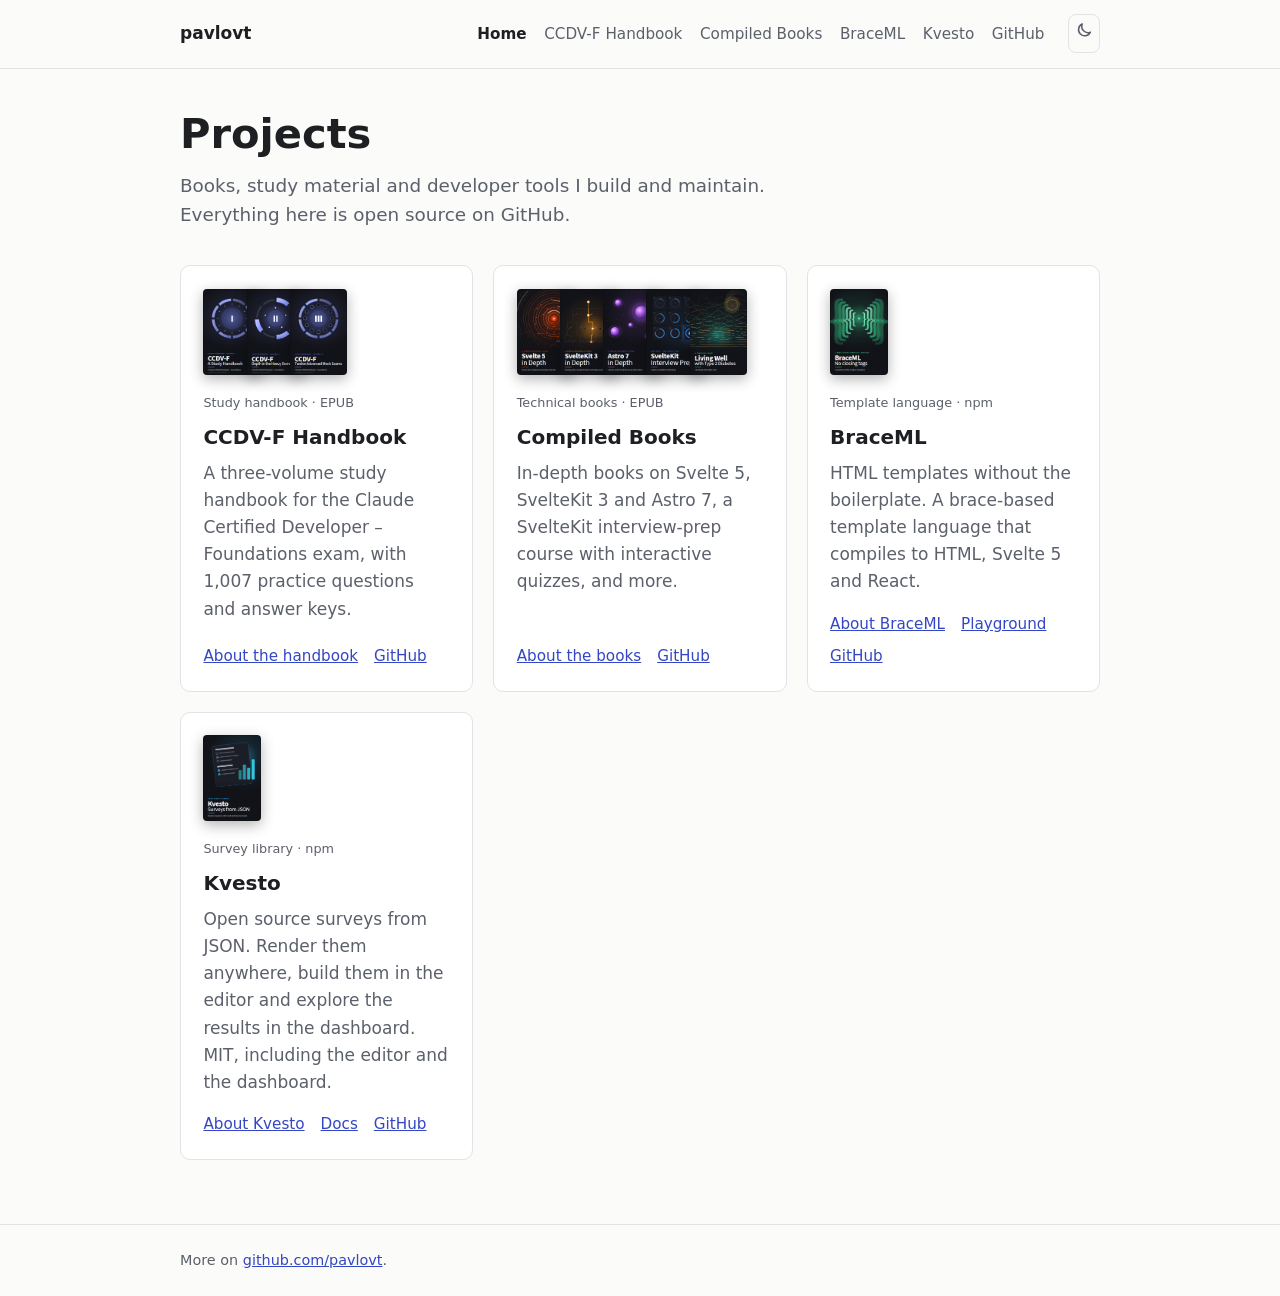
<file: index.html>
<!doctype html>
<html lang="en">
<head>
<meta charset="utf-8">
<meta name="viewport" content="width=device-width, initial-scale=1">
<meta name="color-scheme" content="light dark">
<script>try { document.querySelector('meta[name="color-scheme"]').content = localStorage.getItem('color-scheme') ?? 'light dark'; } catch {}</script>
<title>pavlovt · Projects</title>
<meta name="description" content="Projects by pavlovt: the CCDV-F study handbook, compiled technical books on Svelte, SvelteKit and Astro, the BraceML template language, and the Kvesto survey library.">
<link rel="stylesheet" href="style.css?v=7">
<script src="theme.js" defer></script>
</head>
<body>
<header class="site-header">
  <div class="wrap">
    <a class="brand" href="./">pavlovt</a>
    <nav>
      <a href="./" aria-current="page">Home</a>
      <a href="projects/ccdv-f-handbook/">CCDV-F Handbook</a>
      <a href="projects/compiled-books/">Compiled Books</a>
      <a href="projects/braceml/">BraceML</a>
      <a href="projects/kvesto/">Kvesto</a>
      <a href="https://github.com/pavlovt">GitHub</a>
    </nav>
    <button type="button" class="theme-toggle" id="theme-toggle">
      <span class="to-dark"><svg viewBox="0 0 24 24" aria-hidden="true"><path d="M20 14.5A8 8 0 0 1 9.5 4a8 8 0 1 0 10.5 10.5Z"/></svg><span class="visually-hidden">Switch to dark theme</span></span>
      <span class="to-light"><svg viewBox="0 0 24 24" aria-hidden="true"><circle cx="12" cy="12" r="4"/><path d="M12 2v2M12 20v2M4.9 4.9l1.4 1.4M17.7 17.7l1.4 1.4M2 12h2M20 12h2M4.9 19.1l1.4-1.4M17.7 6.3l1.4-1.4"/></svg><span class="visually-hidden">Switch to light theme</span></span>
    </button>
  </div>
</header>

<main class="wrap">
  <h1>Projects</h1>
  <p class="lead">Books, study material and developer tools I build and maintain. Everything here is open source on GitHub.</p>

  <div class="cards">
    <article class="card">
      <a class="covers" href="projects/ccdv-f-handbook/" tabindex="-1" aria-hidden="true"><img src="covers/ccdv-f-vol1.png?v=2" width="300" height="450" alt=""><img src="covers/ccdv-f-vol2.png?v=2" width="300" height="450" alt=""><img src="covers/ccdv-f-vol3.png?v=2" width="300" height="450" alt=""></a>
      <span class="tag">Study handbook · EPUB</span>
      <h2>CCDV-F Handbook</h2>
      <p>A three-volume study handbook for the Claude Certified Developer – Foundations exam, with 1,007 practice questions and answer keys.</p>
      <div class="links">
        <a href="projects/ccdv-f-handbook/">About the handbook</a>
        <a href="https://github.com/pavlovt/ccdv-f-handbook">GitHub</a>
      </div>
    </article>

    <article class="card">
      <a class="covers" href="projects/compiled-books/" tabindex="-1" aria-hidden="true"><img src="covers/svelte-5-in-depth.png?v=2" width="300" height="450" alt=""><img src="covers/sveltekit-3-in-depth.png?v=2" width="300" height="450" alt=""><img src="covers/astro-7-in-depth.png?v=2" width="300" height="450" alt=""><img src="covers/sveltekit-interview-prep.png?v=2" width="300" height="450" alt=""><img src="covers/living-well-with-type-2-diabetes.png?v=2" width="300" height="450" alt=""></a>
      <span class="tag">Technical books · EPUB</span>
      <h2>Compiled Books</h2>
      <p>In-depth books on Svelte 5, SvelteKit 3 and Astro 7, a SvelteKit interview-prep course with interactive quizzes, and more.</p>
      <div class="links">
        <a href="projects/compiled-books/">About the books</a>
        <a href="https://github.com/pavlovt/compiled-books">GitHub</a>
      </div>
    </article>

    <article class="card">
      <a class="covers" href="projects/braceml/" tabindex="-1" aria-hidden="true"><img src="covers/braceml.png?v=2" width="300" height="450" alt=""></a>
      <span class="tag">Template language · npm</span>
      <h2>BraceML</h2>
      <p>HTML templates without the boilerplate. A brace-based template language that compiles to HTML, Svelte 5 and React.</p>
      <div class="links">
        <a href="projects/braceml/">About BraceML</a>
        <a href="https://pavlovt.github.io/braceml/">Playground</a>
        <a href="https://github.com/pavlovt/braceml">GitHub</a>
      </div>
    </article>

    <article class="card">
      <a class="covers" href="projects/kvesto/" tabindex="-1" aria-hidden="true"><img src="covers/kvesto.png?v=1" width="300" height="450" alt=""></a>
      <span class="tag">Survey library · npm</span>
      <h2>Kvesto</h2>
      <p>Open source surveys from JSON. Render them anywhere, build them in the editor and explore the results in the dashboard. MIT, including the editor and the dashboard.</p>
      <div class="links">
        <a href="projects/kvesto/">About Kvesto</a>
        <a href="https://pavlovt.github.io/kvesto/">Docs</a>
        <a href="https://github.com/pavlovt/kvesto">GitHub</a>
      </div>
    </article>
  </div>
</main>

<footer class="site-footer">
  <div class="wrap">More on <a href="https://github.com/pavlovt">github.com/pavlovt</a>.</div>
</footer>
</body>
</html>
</file>
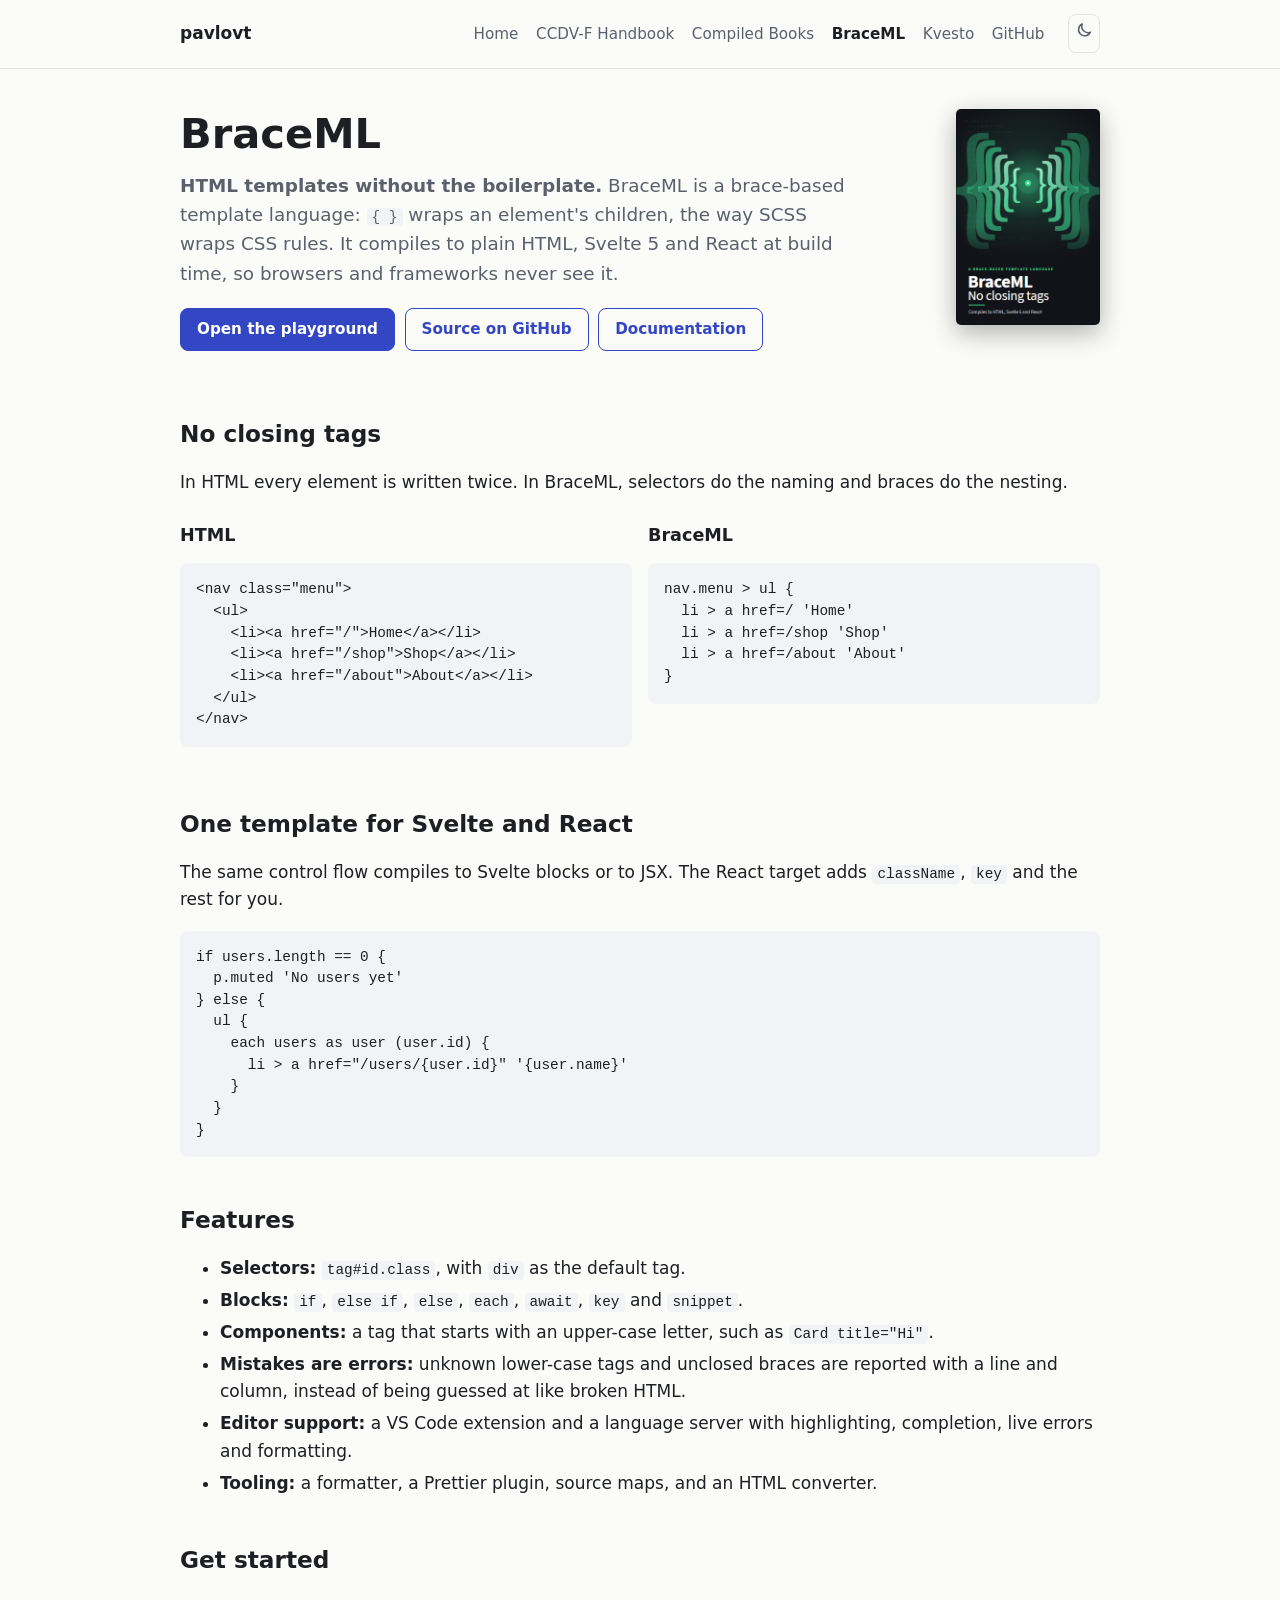
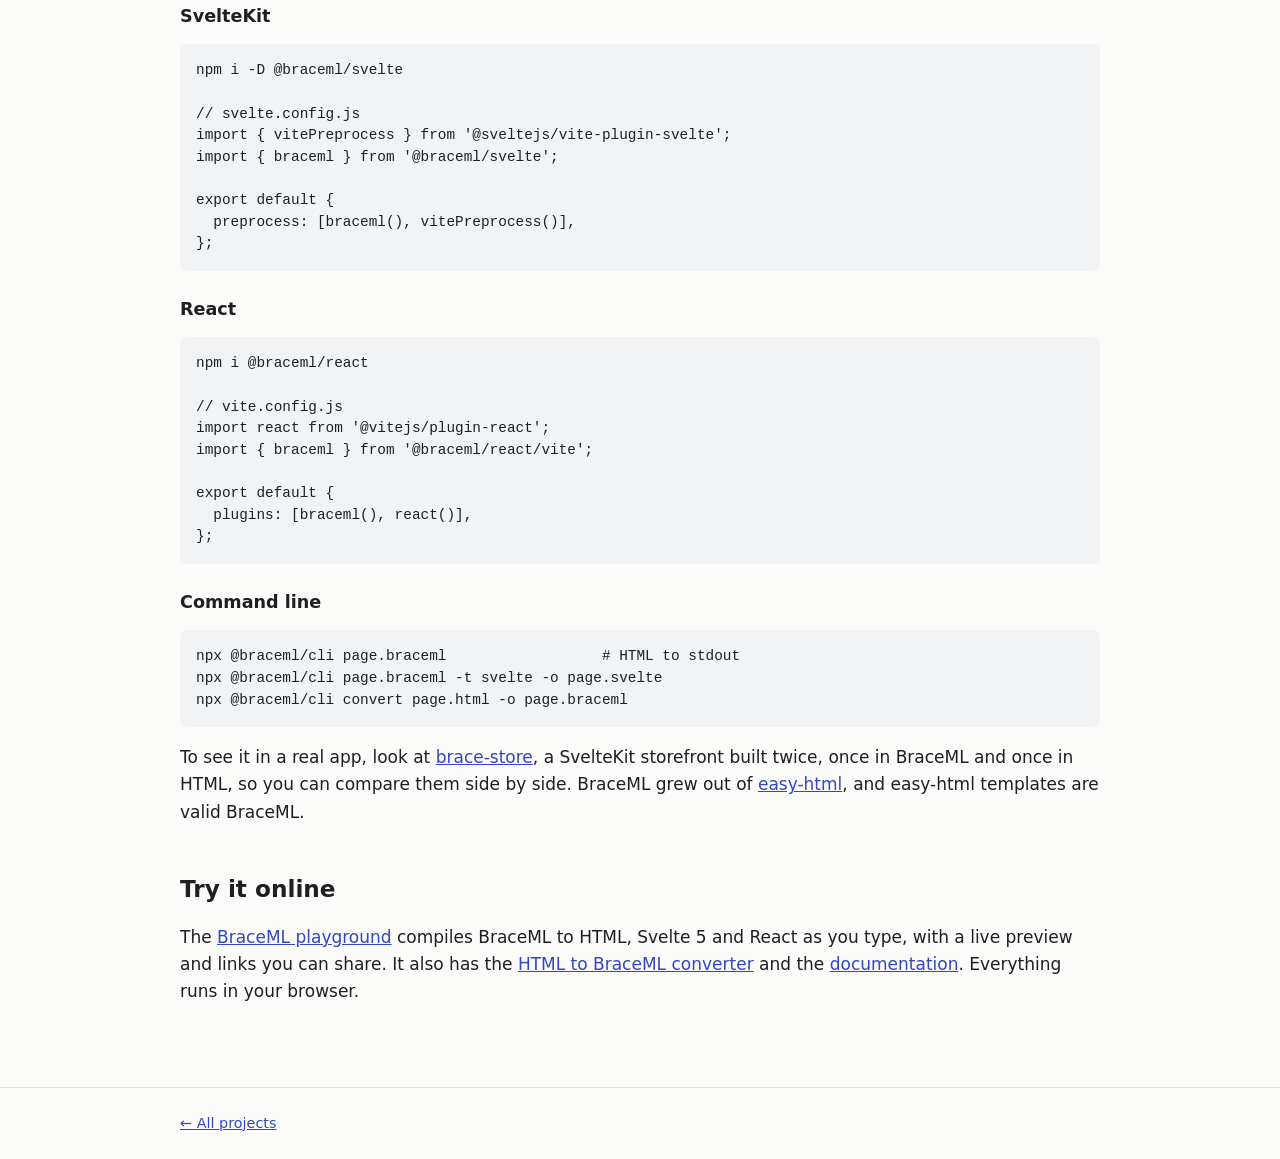
<file: projects/braceml/index.html>
<!doctype html>
<html lang="en">
<head>
<meta charset="utf-8">
<meta name="viewport" content="width=device-width, initial-scale=1">
<meta name="color-scheme" content="light dark">
<script>try { document.querySelector('meta[name="color-scheme"]').content = localStorage.getItem('color-scheme') ?? 'light dark'; } catch {}</script>
<title>BraceML · pavlovt</title>
<meta name="description" content="BraceML is a brace-based HTML template language that compiles to HTML, Svelte 5 and React. Try it in the online playground.">
<link rel="stylesheet" href="../../style.css?v=7">
<script src="../../theme.js" defer></script>
</head>
<body>
<header class="site-header">
  <div class="wrap">
    <a class="brand" href="../../">pavlovt</a>
    <nav>
      <a href="../../">Home</a>
      <a href="../ccdv-f-handbook/">CCDV-F Handbook</a>
      <a href="../compiled-books/">Compiled Books</a>
      <a href="./" aria-current="page">BraceML</a>
      <a href="../kvesto/">Kvesto</a>
      <a href="https://github.com/pavlovt">GitHub</a>
    </nav>
    <button type="button" class="theme-toggle" id="theme-toggle">
      <span class="to-dark"><svg viewBox="0 0 24 24" aria-hidden="true"><path d="M20 14.5A8 8 0 0 1 9.5 4a8 8 0 1 0 10.5 10.5Z"/></svg><span class="visually-hidden">Switch to dark theme</span></span>
      <span class="to-light"><svg viewBox="0 0 24 24" aria-hidden="true"><circle cx="12" cy="12" r="4"/><path d="M12 2v2M12 20v2M4.9 4.9l1.4 1.4M17.7 17.7l1.4 1.4M2 12h2M20 12h2M4.9 19.1l1.4-1.4M17.7 6.3l1.4-1.4"/></svg><span class="visually-hidden">Switch to light theme</span></span>
    </button>
  </div>
</header>

<main class="wrap">
  <div class="hero">
    <div>
    <h1>BraceML</h1>
    <p class="lead"><strong>HTML templates without the boilerplate.</strong> BraceML is a brace-based template language: <code>{ }</code> wraps an element's children, the way SCSS wraps CSS rules. It compiles to plain HTML, Svelte 5 and React at build time, so browsers and frameworks never see it.</p>

    <div class="actions">
      <a class="button" href="https://pavlovt.github.io/braceml/">Open the playground</a>
      <a class="button secondary" href="https://github.com/pavlovt/braceml">Source on GitHub</a>
      <a class="button secondary" href="https://pavlovt.github.io/braceml/docs/">Documentation</a>
    </div>
    </div>
    <img class="hero-cover" src="../../covers/braceml.png?v=2" width="300" height="450" alt="">
  </div>

  <h2>No closing tags</h2>
  <p>In HTML every element is written twice. In BraceML, selectors do the naming and braces do the nesting.</p>
  <div class="compare">
    <div>
      <h3>HTML</h3>
<pre><code>&lt;nav class="menu"&gt;
  &lt;ul&gt;
    &lt;li&gt;&lt;a href="/"&gt;Home&lt;/a&gt;&lt;/li&gt;
    &lt;li&gt;&lt;a href="/shop"&gt;Shop&lt;/a&gt;&lt;/li&gt;
    &lt;li&gt;&lt;a href="/about"&gt;About&lt;/a&gt;&lt;/li&gt;
  &lt;/ul&gt;
&lt;/nav&gt;</code></pre>
    </div>
    <div>
      <h3>BraceML</h3>
<pre><code>nav.menu &gt; ul {
  li &gt; a href=/ 'Home'
  li &gt; a href=/shop 'Shop'
  li &gt; a href=/about 'About'
}</code></pre>
    </div>
  </div>

  <h2>One template for Svelte and React</h2>
  <p>The same control flow compiles to Svelte blocks or to JSX. The React target adds <code>className</code>, <code>key</code> and the rest for you.</p>
<pre><code>if users.length == 0 {
  p.muted 'No users yet'
} else {
  ul {
    each users as user (user.id) {
      li &gt; a href="/users/{user.id}" '{user.name}'
    }
  }
}</code></pre>

  <h2>Features</h2>
  <ul class="features">
    <li><strong>Selectors:</strong> <code>tag#id.class</code>, with <code>div</code> as the default tag.</li>
    <li><strong>Blocks:</strong> <code>if</code>, <code>else if</code>, <code>else</code>, <code>each</code>, <code>await</code>, <code>key</code> and <code>snippet</code>.</li>
    <li><strong>Components:</strong> a tag that starts with an upper-case letter, such as <code>Card title="Hi"</code>.</li>
    <li><strong>Mistakes are errors:</strong> unknown lower-case tags and unclosed braces are reported with a line and column, instead of being guessed at like broken HTML.</li>
    <li><strong>Editor support:</strong> a VS Code extension and a language server with highlighting, completion, live errors and formatting.</li>
    <li><strong>Tooling:</strong> a formatter, a Prettier plugin, source maps, and an HTML converter.</li>
  </ul>

  <h2>Get started</h2>
  <h3>SvelteKit</h3>
<pre><code>npm i -D @braceml/svelte

// svelte.config.js
import { vitePreprocess } from '@sveltejs/vite-plugin-svelte';
import { braceml } from '@braceml/svelte';

export default {
  preprocess: [braceml(), vitePreprocess()],
};</code></pre>
  <h3>React</h3>
<pre><code>npm i @braceml/react

// vite.config.js
import react from '@vitejs/plugin-react';
import { braceml } from '@braceml/react/vite';

export default {
  plugins: [braceml(), react()],
};</code></pre>
  <h3>Command line</h3>
<pre><code>npx @braceml/cli page.braceml                  # HTML to stdout
npx @braceml/cli page.braceml -t svelte -o page.svelte
npx @braceml/cli convert page.html -o page.braceml</code></pre>

  <p>To see it in a real app, look at <a href="https://github.com/pavlovt/brace-store">brace-store</a>, a SvelteKit storefront built twice, once in BraceML and once in HTML, so you can compare them side by side. BraceML grew out of <a href="https://github.com/pavlovt/easy-html">easy-html</a>, and easy-html templates are valid BraceML.</p>

  <h2 id="playground">Try it online</h2>
  <p>The <a href="https://pavlovt.github.io/braceml/">BraceML playground</a> compiles BraceML to HTML, Svelte 5 and React as you type, with a live preview and links you can share. It also has the <a href="https://pavlovt.github.io/braceml/convert/">HTML to BraceML converter</a> and the <a href="https://pavlovt.github.io/braceml/docs/">documentation</a>. Everything runs in your browser.</p>
</main>

<footer class="site-footer">
  <div class="wrap"><a href="../../">← All projects</a></div>
</footer>

</body>
</html>
</file>
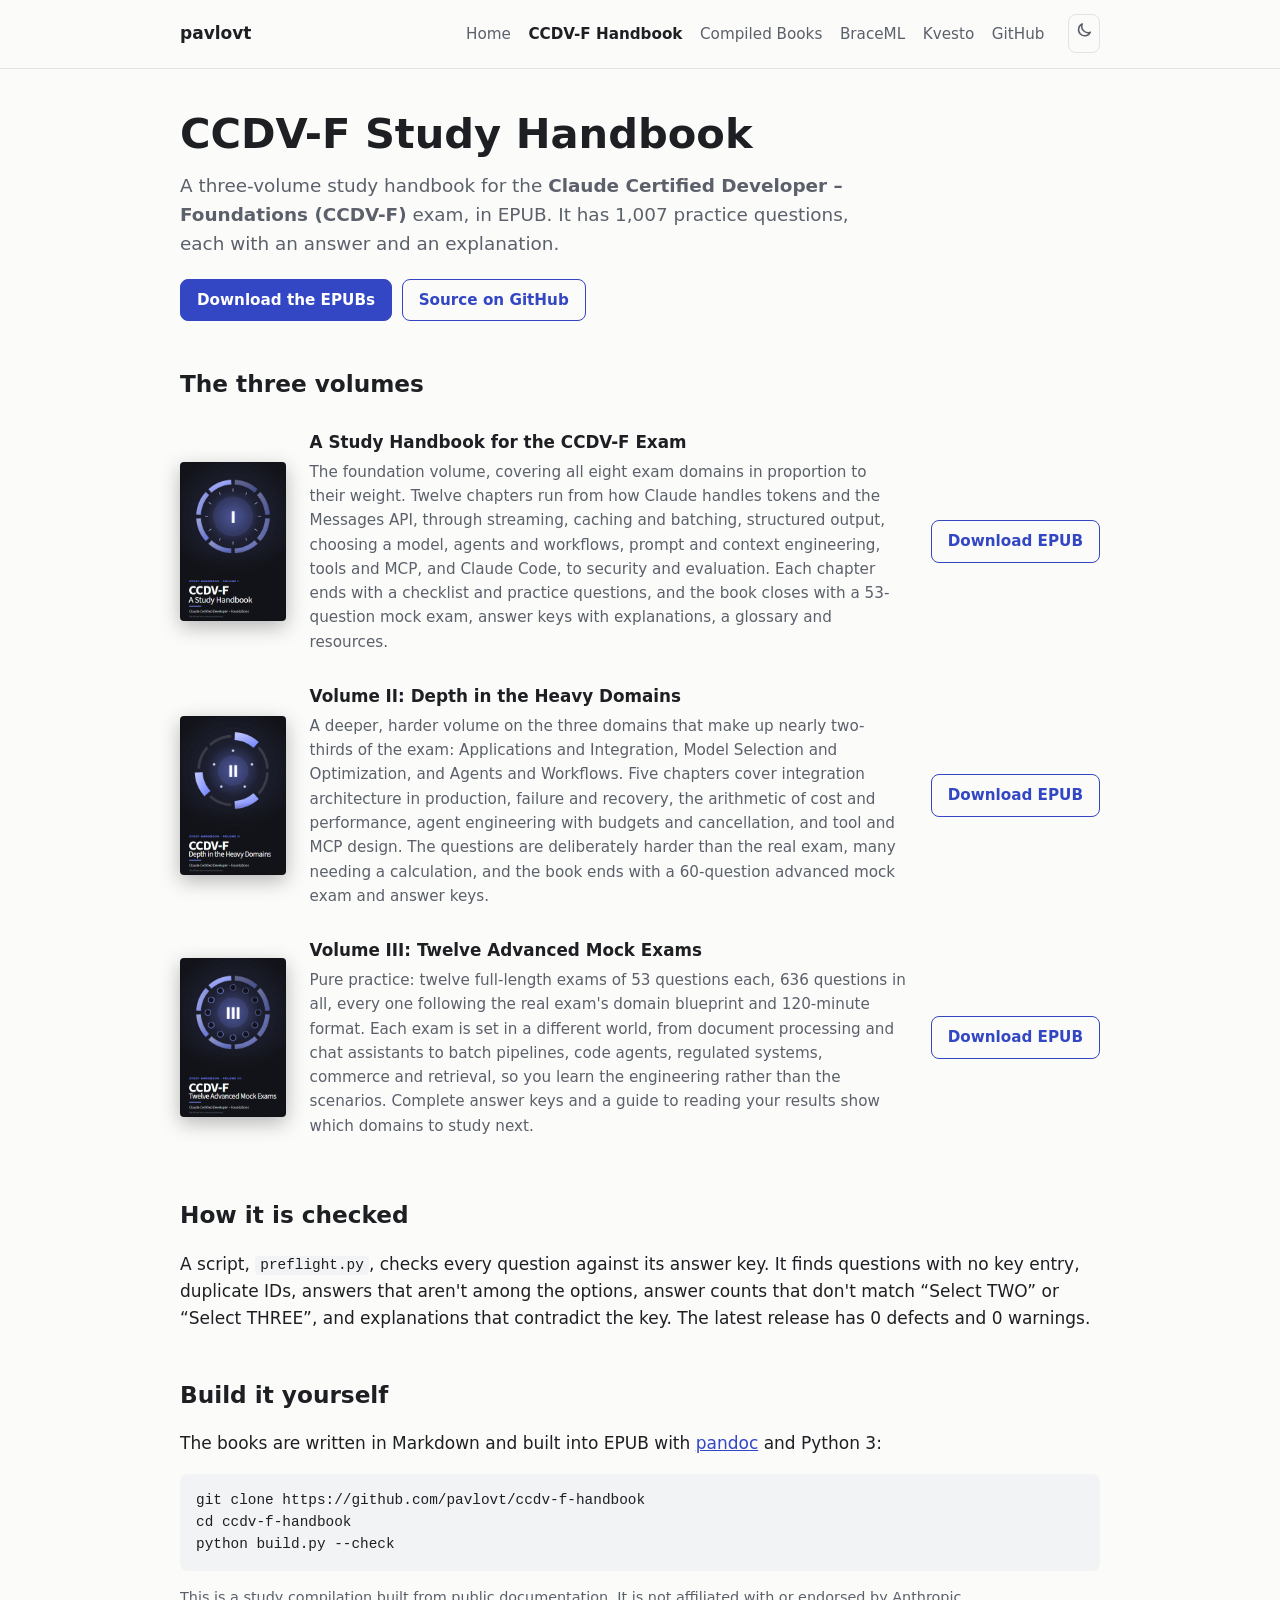
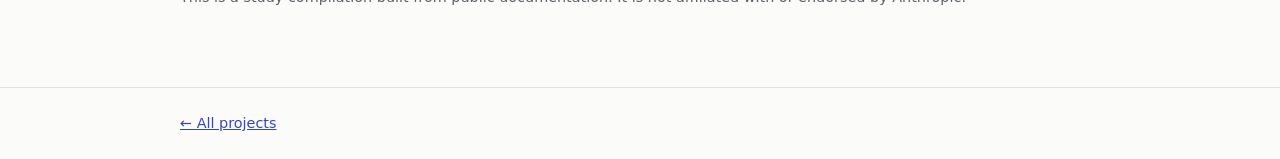
<file: projects/ccdv-f-handbook/index.html>
<!doctype html>
<html lang="en">
<head>
<meta charset="utf-8">
<meta name="viewport" content="width=device-width, initial-scale=1">
<meta name="color-scheme" content="light dark">
<script>try { document.querySelector('meta[name="color-scheme"]').content = localStorage.getItem('color-scheme') ?? 'light dark'; } catch {}</script>
<title>CCDV-F Handbook · pavlovt</title>
<meta name="description" content="A three-volume EPUB study handbook for the Claude Certified Developer – Foundations (CCDV-F) exam, with 1,007 practice questions.">
<link rel="stylesheet" href="../../style.css?v=7">
<script src="../../theme.js" defer></script>
</head>
<body>
<header class="site-header">
  <div class="wrap">
    <a class="brand" href="../../">pavlovt</a>
    <nav>
      <a href="../../">Home</a>
      <a href="./" aria-current="page">CCDV-F Handbook</a>
      <a href="../compiled-books/">Compiled Books</a>
      <a href="../braceml/">BraceML</a>
      <a href="../kvesto/">Kvesto</a>
      <a href="https://github.com/pavlovt">GitHub</a>
    </nav>
    <button type="button" class="theme-toggle" id="theme-toggle">
      <span class="to-dark"><svg viewBox="0 0 24 24" aria-hidden="true"><path d="M20 14.5A8 8 0 0 1 9.5 4a8 8 0 1 0 10.5 10.5Z"/></svg><span class="visually-hidden">Switch to dark theme</span></span>
      <span class="to-light"><svg viewBox="0 0 24 24" aria-hidden="true"><circle cx="12" cy="12" r="4"/><path d="M12 2v2M12 20v2M4.9 4.9l1.4 1.4M17.7 17.7l1.4 1.4M2 12h2M20 12h2M4.9 19.1l1.4-1.4M17.7 6.3l1.4-1.4"/></svg><span class="visually-hidden">Switch to light theme</span></span>
    </button>
  </div>
</header>

<main class="wrap">
  <h1>CCDV-F Study Handbook</h1>
  <p class="lead">A three-volume study handbook for the <strong>Claude Certified Developer – Foundations (CCDV-F)</strong> exam, in EPUB. It has 1,007 practice questions, each with an answer and an explanation.</p>

  <div class="actions">
    <a class="button" href="https://github.com/pavlovt/ccdv-f-handbook/releases/latest">Download the EPUBs</a>
    <a class="button secondary" href="https://github.com/pavlovt/ccdv-f-handbook">Source on GitHub</a>
  </div>

  <h2>The three volumes</h2>
  <table class="book-list">
    <tbody>
      <tr>
        <td class="cover"><a href="https://github.com/pavlovt/ccdv-f-handbook/releases/download/v1.1.0/CCDV-F_Study_Handbook.epub" tabindex="-1" aria-hidden="true"><img src="../../covers/ccdv-f-vol1.png?v=2" width="300" height="450" alt="" loading="lazy"></a></td>
        <td class="about"><strong>A Study Handbook for the CCDV-F Exam</strong><span>The foundation volume, covering all eight exam domains in proportion to their weight. Twelve chapters run from how Claude handles tokens and the Messages API, through streaming, caching and batching, structured output, choosing a model, agents and workflows, prompt and context engineering, tools and MCP, and Claude Code, to security and evaluation. Each chapter ends with a checklist and practice questions, and the book closes with a 53-question mock exam, answer keys with explanations, a glossary and resources.</span></td>
        <td class="get"><a class="button secondary" href="https://github.com/pavlovt/ccdv-f-handbook/releases/download/v1.1.0/CCDV-F_Study_Handbook.epub">Download EPUB</a></td>
      </tr>
      <tr>
        <td class="cover"><a href="https://github.com/pavlovt/ccdv-f-handbook/releases/download/v1.1.0/CCDV-F_Study_Handbook_Vol2.epub" tabindex="-1" aria-hidden="true"><img src="../../covers/ccdv-f-vol2.png?v=2" width="300" height="450" alt="" loading="lazy"></a></td>
        <td class="about"><strong>Volume II: Depth in the Heavy Domains</strong><span>A deeper, harder volume on the three domains that make up nearly two-thirds of the exam: Applications and Integration, Model Selection and Optimization, and Agents and Workflows. Five chapters cover integration architecture in production, failure and recovery, the arithmetic of cost and performance, agent engineering with budgets and cancellation, and tool and MCP design. The questions are deliberately harder than the real exam, many needing a calculation, and the book ends with a 60-question advanced mock exam and answer keys.</span></td>
        <td class="get"><a class="button secondary" href="https://github.com/pavlovt/ccdv-f-handbook/releases/download/v1.1.0/CCDV-F_Study_Handbook_Vol2.epub">Download EPUB</a></td>
      </tr>
      <tr>
        <td class="cover"><a href="https://github.com/pavlovt/ccdv-f-handbook/releases/download/v1.1.0/CCDV-F_Advanced_Mock_Exams.epub" tabindex="-1" aria-hidden="true"><img src="../../covers/ccdv-f-vol3.png?v=2" width="300" height="450" alt="" loading="lazy"></a></td>
        <td class="about"><strong>Volume III: Twelve Advanced Mock Exams</strong><span>Pure practice: twelve full-length exams of 53 questions each, 636 questions in all, every one following the real exam's domain blueprint and 120-minute format. Each exam is set in a different world, from document processing and chat assistants to batch pipelines, code agents, regulated systems, commerce and retrieval, so you learn the engineering rather than the scenarios. Complete answer keys and a guide to reading your results show which domains to study next.</span></td>
        <td class="get"><a class="button secondary" href="https://github.com/pavlovt/ccdv-f-handbook/releases/download/v1.1.0/CCDV-F_Advanced_Mock_Exams.epub">Download EPUB</a></td>
      </tr>
    </tbody>
  </table>

  <h2>How it is checked</h2>
  <p>A script, <code>preflight.py</code>, checks every question against its answer key. It finds questions with no key entry, duplicate IDs, answers that aren't among the options, answer counts that don't match “Select TWO” or “Select THREE”, and explanations that contradict the key. The latest release has 0 defects and 0 warnings.</p>

  <h2>Build it yourself</h2>
  <p>The books are written in Markdown and built into EPUB with <a href="https://pandoc.org/">pandoc</a> and Python 3:</p>
  <pre><code>git clone https://github.com/pavlovt/ccdv-f-handbook
cd ccdv-f-handbook
python build.py --check</code></pre>

  <p class="muted small">This is a study compilation built from public documentation. It is not affiliated with or endorsed by Anthropic.</p>
</main>

<footer class="site-footer">
  <div class="wrap"><a href="../../">← All projects</a></div>
</footer>
</body>
</html>
</file>
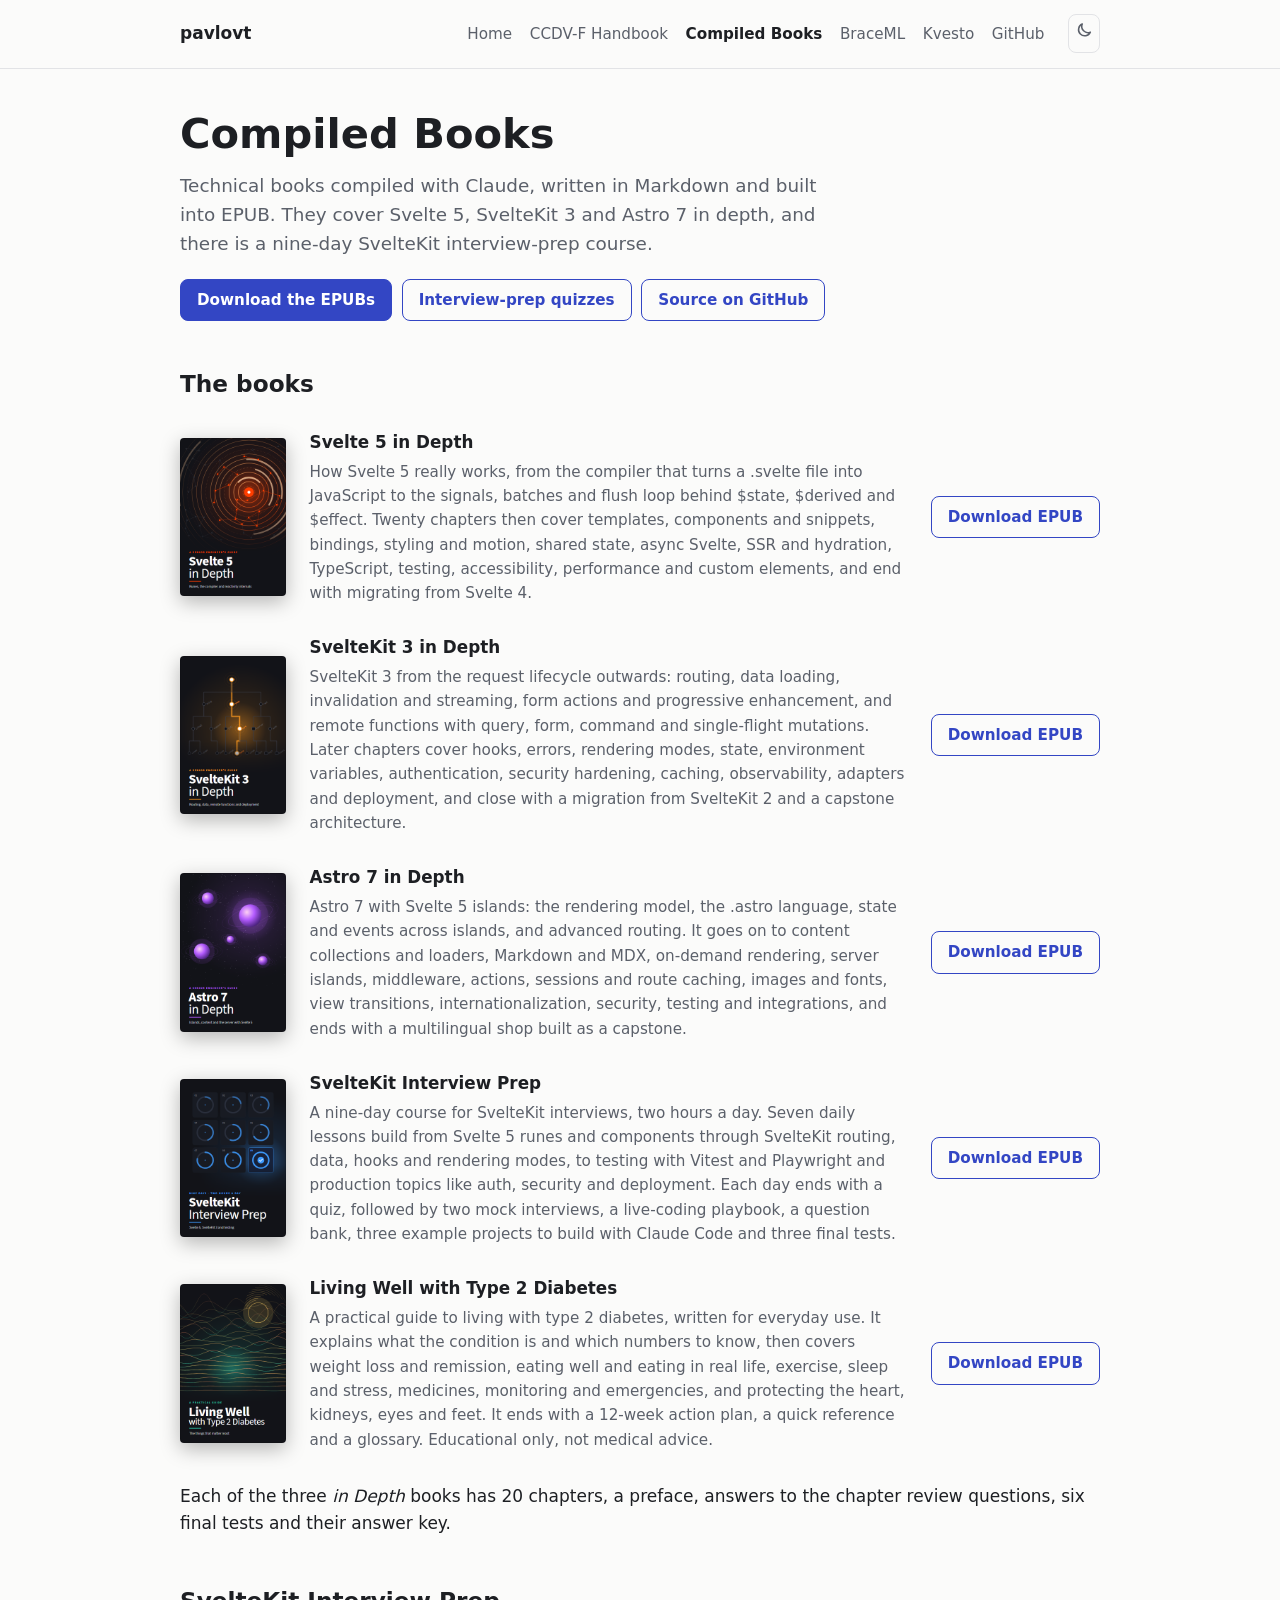
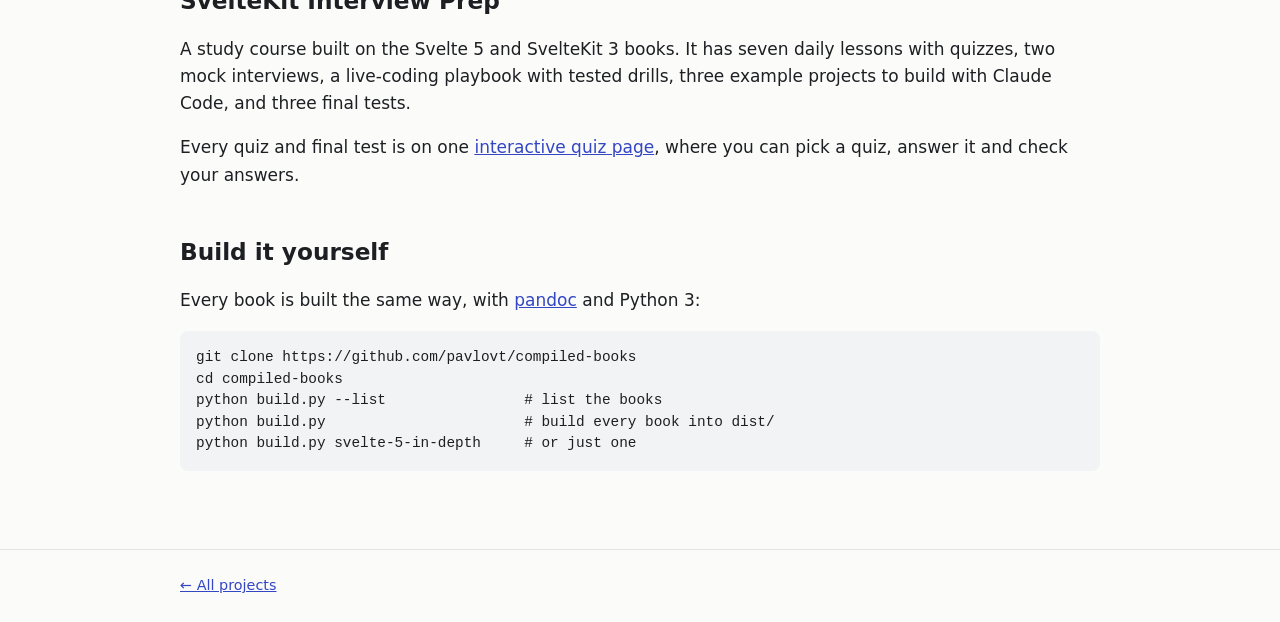
<file: projects/compiled-books/index.html>
<!doctype html>
<html lang="en">
<head>
<meta charset="utf-8">
<meta name="viewport" content="width=device-width, initial-scale=1">
<meta name="color-scheme" content="light dark">
<script>try { document.querySelector('meta[name="color-scheme"]').content = localStorage.getItem('color-scheme') ?? 'light dark'; } catch {}</script>
<title>Compiled Books · pavlovt</title>
<meta name="description" content="In-depth EPUB books on Svelte 5, SvelteKit 3 and Astro 7, and a SvelteKit interview-prep course with interactive quizzes.">
<link rel="stylesheet" href="../../style.css?v=7">
<script src="../../theme.js" defer></script>
</head>
<body>
<header class="site-header">
  <div class="wrap">
    <a class="brand" href="../../">pavlovt</a>
    <nav>
      <a href="../../">Home</a>
      <a href="../ccdv-f-handbook/">CCDV-F Handbook</a>
      <a href="./" aria-current="page">Compiled Books</a>
      <a href="../braceml/">BraceML</a>
      <a href="../kvesto/">Kvesto</a>
      <a href="https://github.com/pavlovt">GitHub</a>
    </nav>
    <button type="button" class="theme-toggle" id="theme-toggle">
      <span class="to-dark"><svg viewBox="0 0 24 24" aria-hidden="true"><path d="M20 14.5A8 8 0 0 1 9.5 4a8 8 0 1 0 10.5 10.5Z"/></svg><span class="visually-hidden">Switch to dark theme</span></span>
      <span class="to-light"><svg viewBox="0 0 24 24" aria-hidden="true"><circle cx="12" cy="12" r="4"/><path d="M12 2v2M12 20v2M4.9 4.9l1.4 1.4M17.7 17.7l1.4 1.4M2 12h2M20 12h2M4.9 19.1l1.4-1.4M17.7 6.3l1.4-1.4"/></svg><span class="visually-hidden">Switch to light theme</span></span>
    </button>
  </div>
</header>

<main class="wrap">
  <h1>Compiled Books</h1>
  <p class="lead">Technical books compiled with Claude, written in Markdown and built into EPUB. They cover Svelte 5, SvelteKit 3 and Astro 7 in depth, and there is a nine-day SvelteKit interview-prep course.</p>

  <div class="actions">
    <a class="button" href="https://github.com/pavlovt/compiled-books/releases/latest">Download the EPUBs</a>
    <a class="button secondary" href="https://pavlovt.github.io/compiled-books/books/sveltekit-interview-prep/quiz/quizzes.html">Interview-prep quizzes</a>
    <a class="button secondary" href="https://github.com/pavlovt/compiled-books">Source on GitHub</a>
  </div>

  <h2>The books</h2>
  <table class="book-list">
    <tbody>
      <tr>
        <td class="cover"><a href="https://github.com/pavlovt/compiled-books/releases/download/v1.2.0/Svelte-5-in-Depth.epub" tabindex="-1" aria-hidden="true"><img src="../../covers/svelte-5-in-depth.png?v=2" width="300" height="450" alt="" loading="lazy"></a></td>
        <td class="about"><strong>Svelte 5 in Depth</strong><span>How Svelte 5 really works, from the compiler that turns a .svelte file into JavaScript to the signals, batches and flush loop behind $state, $derived and $effect. Twenty chapters then cover templates, components and snippets, bindings, styling and motion, shared state, async Svelte, SSR and hydration, TypeScript, testing, accessibility, performance and custom elements, and end with migrating from Svelte 4.</span></td>
        <td class="get"><a class="button secondary" href="https://github.com/pavlovt/compiled-books/releases/download/v1.2.0/Svelte-5-in-Depth.epub">Download EPUB</a></td>
      </tr>
      <tr>
        <td class="cover"><a href="https://github.com/pavlovt/compiled-books/releases/download/v1.2.0/SvelteKit-3-in-Depth.epub" tabindex="-1" aria-hidden="true"><img src="../../covers/sveltekit-3-in-depth.png?v=2" width="300" height="450" alt="" loading="lazy"></a></td>
        <td class="about"><strong>SvelteKit 3 in Depth</strong><span>SvelteKit 3 from the request lifecycle outwards: routing, data loading, invalidation and streaming, form actions and progressive enhancement, and remote functions with query, form, command and single-flight mutations. Later chapters cover hooks, errors, rendering modes, state, environment variables, authentication, security hardening, caching, observability, adapters and deployment, and close with a migration from SvelteKit 2 and a capstone architecture.</span></td>
        <td class="get"><a class="button secondary" href="https://github.com/pavlovt/compiled-books/releases/download/v1.2.0/SvelteKit-3-in-Depth.epub">Download EPUB</a></td>
      </tr>
      <tr>
        <td class="cover"><a href="https://github.com/pavlovt/compiled-books/releases/download/v1.2.0/Astro-7-in-Depth-with-Svelte.epub" tabindex="-1" aria-hidden="true"><img src="../../covers/astro-7-in-depth.png?v=2" width="300" height="450" alt="" loading="lazy"></a></td>
        <td class="about"><strong>Astro 7 in Depth</strong><span>Astro 7 with Svelte 5 islands: the rendering model, the .astro language, state and events across islands, and advanced routing. It goes on to content collections and loaders, Markdown and MDX, on-demand rendering, server islands, middleware, actions, sessions and route caching, images and fonts, view transitions, internationalization, security, testing and integrations, and ends with a multilingual shop built as a capstone.</span></td>
        <td class="get"><a class="button secondary" href="https://github.com/pavlovt/compiled-books/releases/download/v1.2.0/Astro-7-in-Depth-with-Svelte.epub">Download EPUB</a></td>
      </tr>
      <tr>
        <td class="cover"><a href="https://github.com/pavlovt/compiled-books/releases/download/v1.2.0/SvelteKit-Interview-Prep.epub" tabindex="-1" aria-hidden="true"><img src="../../covers/sveltekit-interview-prep.png?v=2" width="300" height="450" alt="" loading="lazy"></a></td>
        <td class="about"><strong>SvelteKit Interview Prep</strong><span>A nine-day course for SvelteKit interviews, two hours a day. Seven daily lessons build from Svelte 5 runes and components through SvelteKit routing, data, hooks and rendering modes, to testing with Vitest and Playwright and production topics like auth, security and deployment. Each day ends with a quiz, followed by two mock interviews, a live-coding playbook, a question bank, three example projects to build with Claude Code and three final tests.</span></td>
        <td class="get"><a class="button secondary" href="https://github.com/pavlovt/compiled-books/releases/download/v1.2.0/SvelteKit-Interview-Prep.epub">Download EPUB</a></td>
      </tr>
      <tr>
        <td class="cover"><a href="https://github.com/pavlovt/compiled-books/releases/download/v1.2.0/Living-Well-with-Type-2-Diabetes.epub" tabindex="-1" aria-hidden="true"><img src="../../covers/living-well-with-type-2-diabetes.png?v=2" width="300" height="450" alt="" loading="lazy"></a></td>
        <td class="about"><strong>Living Well with Type 2 Diabetes</strong><span>A practical guide to living with type 2 diabetes, written for everyday use. It explains what the condition is and which numbers to know, then covers weight loss and remission, eating well and eating in real life, exercise, sleep and stress, medicines, monitoring and emergencies, and protecting the heart, kidneys, eyes and feet. It ends with a 12-week action plan, a quick reference and a glossary. Educational only, not medical advice.</span></td>
        <td class="get"><a class="button secondary" href="https://github.com/pavlovt/compiled-books/releases/download/v1.2.0/Living-Well-with-Type-2-Diabetes.epub">Download EPUB</a></td>
      </tr>
    </tbody>
  </table>
  <p>Each of the three <em>in Depth</em> books has 20 chapters, a preface, answers to the chapter review questions, six final tests and their answer key.</p>

  <h2>SvelteKit Interview Prep</h2>
  <p>A study course built on the Svelte 5 and SvelteKit 3 books. It has seven daily lessons with quizzes, two mock interviews, a live-coding playbook with tested drills, three example projects to build with Claude Code, and three final tests.</p>
  <p>Every quiz and final test is on one <a href="https://pavlovt.github.io/compiled-books/books/sveltekit-interview-prep/quiz/quizzes.html">interactive quiz page</a>, where you can pick a quiz, answer it and check your answers.</p>

  <h2>Build it yourself</h2>
  <p>Every book is built the same way, with <a href="https://pandoc.org/">pandoc</a> and Python 3:</p>
  <pre><code>git clone https://github.com/pavlovt/compiled-books
cd compiled-books
python build.py --list                # list the books
python build.py                       # build every book into dist/
python build.py svelte-5-in-depth     # or just one</code></pre>
</main>

<footer class="site-footer">
  <div class="wrap"><a href="../../">← All projects</a></div>
</footer>
</body>
</html>
</file>
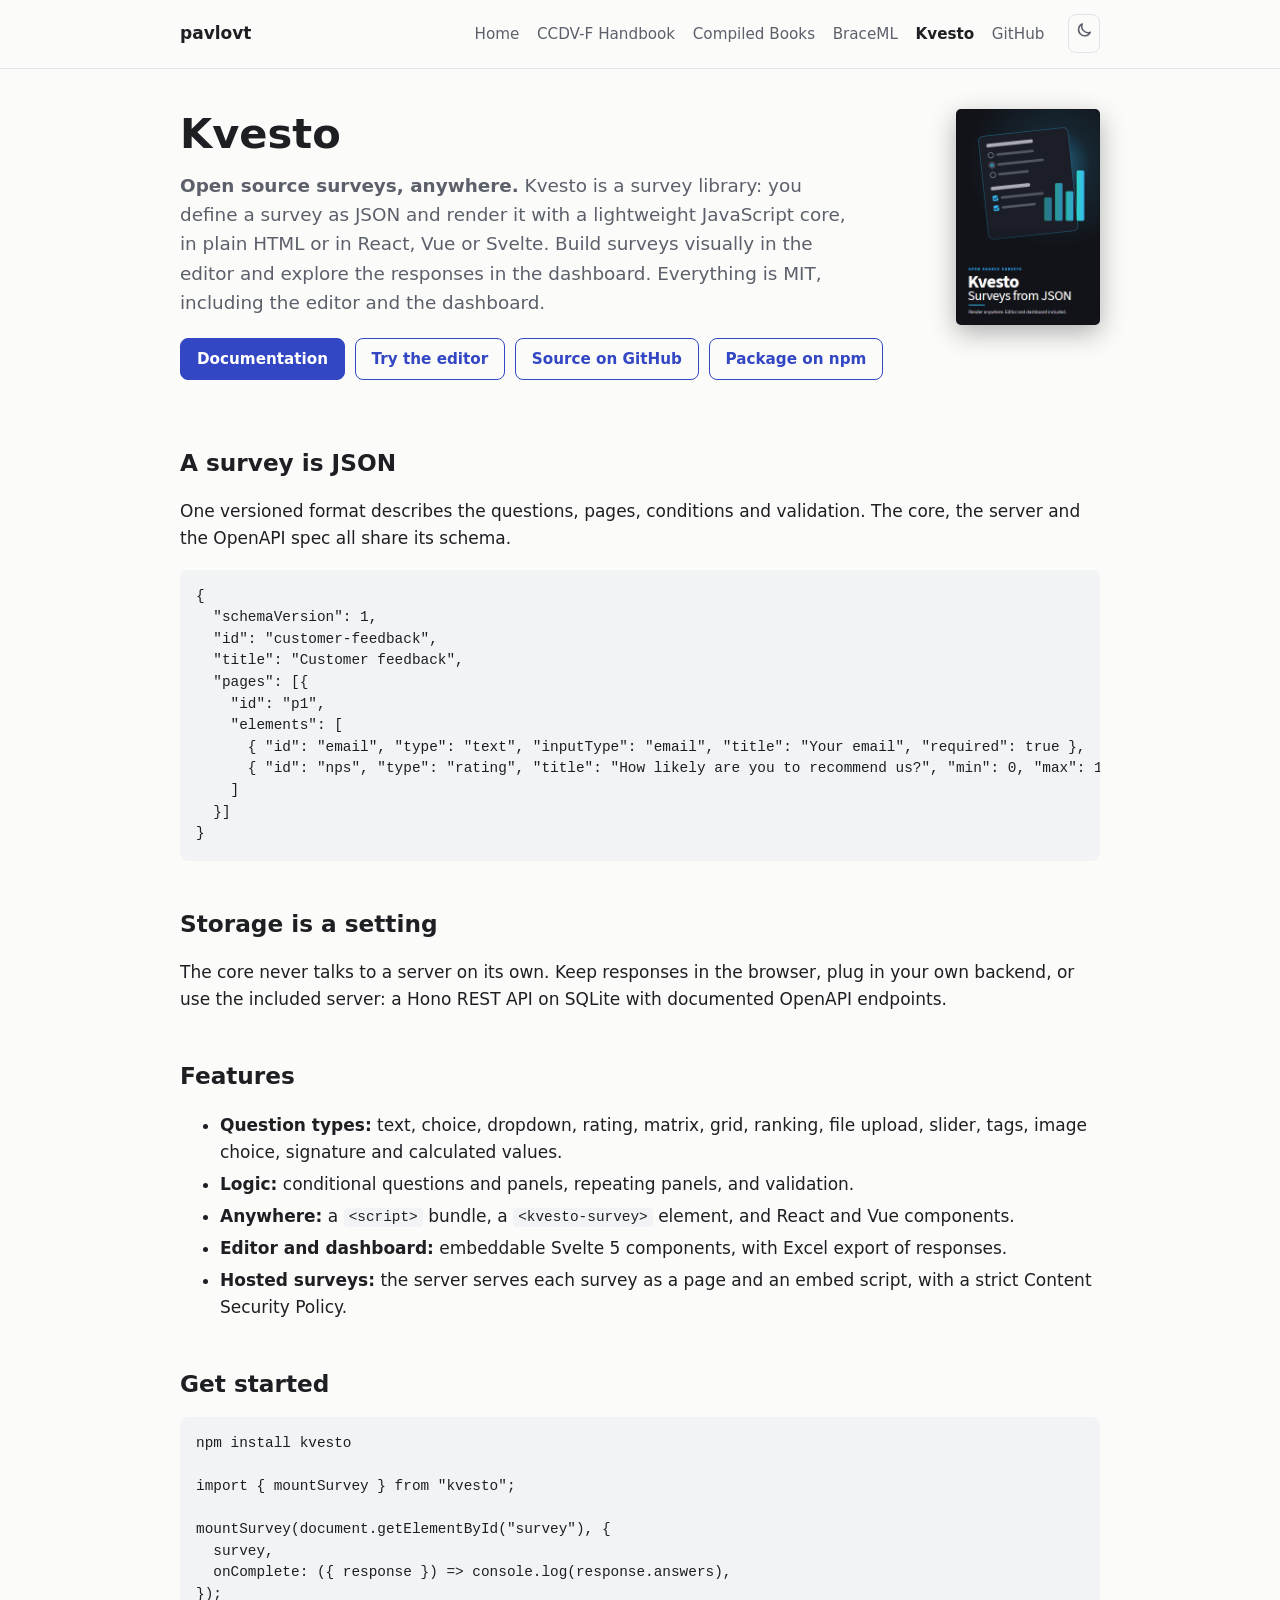
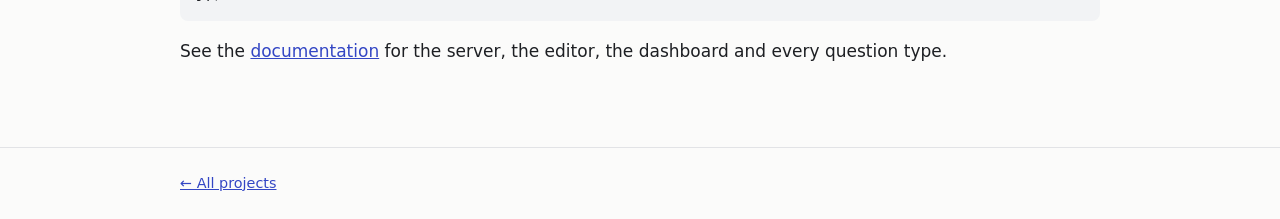
<file: projects/kvesto/index.html>
<!doctype html>
<html lang="en">
<head>
<meta charset="utf-8">
<meta name="viewport" content="width=device-width, initial-scale=1">
<meta name="color-scheme" content="light dark">
<script>try { document.querySelector('meta[name="color-scheme"]').content = localStorage.getItem('color-scheme') ?? 'light dark'; } catch {}</script>
<title>Kvesto · pavlovt</title>
<meta name="description" content="Kvesto is an open source survey library: define surveys as JSON and render them anywhere, with an editor, a dashboard and an optional Hono and SQLite server. MIT licensed.">
<link rel="stylesheet" href="../../style.css?v=7">
<script src="../../theme.js" defer></script>
</head>
<body>
<header class="site-header">
  <div class="wrap">
    <a class="brand" href="../../">pavlovt</a>
    <nav>
      <a href="../../">Home</a>
      <a href="../ccdv-f-handbook/">CCDV-F Handbook</a>
      <a href="../compiled-books/">Compiled Books</a>
      <a href="../braceml/">BraceML</a>
      <a href="./" aria-current="page">Kvesto</a>
      <a href="https://github.com/pavlovt">GitHub</a>
    </nav>
    <button type="button" class="theme-toggle" id="theme-toggle">
      <span class="to-dark"><svg viewBox="0 0 24 24" aria-hidden="true"><path d="M20 14.5A8 8 0 0 1 9.5 4a8 8 0 1 0 10.5 10.5Z"/></svg><span class="visually-hidden">Switch to dark theme</span></span>
      <span class="to-light"><svg viewBox="0 0 24 24" aria-hidden="true"><circle cx="12" cy="12" r="4"/><path d="M12 2v2M12 20v2M4.9 4.9l1.4 1.4M17.7 17.7l1.4 1.4M2 12h2M20 12h2M4.9 19.1l1.4-1.4M17.7 6.3l1.4-1.4"/></svg><span class="visually-hidden">Switch to light theme</span></span>
    </button>
  </div>
</header>

<main class="wrap">
  <div class="hero">
    <div>
    <h1>Kvesto</h1>
    <p class="lead"><strong>Open source surveys, anywhere.</strong> Kvesto is a survey library: you define a survey as JSON and render it with a lightweight JavaScript core, in plain HTML or in React, Vue or Svelte. Build surveys visually in the editor and explore the responses in the dashboard. Everything is MIT, including the editor and the dashboard.</p>

    <div class="actions">
      <a class="button" href="https://pavlovt.github.io/kvesto/">Documentation</a>
      <a class="button secondary" href="https://pavlovt.github.io/kvesto/demo/">Try the editor</a>
      <a class="button secondary" href="https://github.com/pavlovt/kvesto">Source on GitHub</a>
      <a class="button secondary" href="https://www.npmjs.com/package/kvesto">Package on npm</a>
    </div>
    </div>
    <img class="hero-cover" src="../../covers/kvesto.png?v=1" width="300" height="450" alt="">
  </div>

  <h2>A survey is JSON</h2>
  <p>One versioned format describes the questions, pages, conditions and validation. The core, the server and the OpenAPI spec all share its schema.</p>
<pre><code>{
  "schemaVersion": 1,
  "id": "customer-feedback",
  "title": "Customer feedback",
  "pages": [{
    "id": "p1",
    "elements": [
      { "id": "email", "type": "text", "inputType": "email", "title": "Your email", "required": true },
      { "id": "nps", "type": "rating", "title": "How likely are you to recommend us?", "min": 0, "max": 10 }
    ]
  }]
}</code></pre>

  <h2>Storage is a setting</h2>
  <p>The core never talks to a server on its own. Keep responses in the browser, plug in your own backend, or use the included server: a Hono REST API on SQLite with documented OpenAPI endpoints.</p>

  <h2>Features</h2>
  <ul class="features">
    <li><strong>Question types:</strong> text, choice, dropdown, rating, matrix, grid, ranking, file upload, slider, tags, image choice, signature and calculated values.</li>
    <li><strong>Logic:</strong> conditional questions and panels, repeating panels, and validation.</li>
    <li><strong>Anywhere:</strong> a <code>&lt;script&gt;</code> bundle, a <code>&lt;kvesto-survey&gt;</code> element, and React and Vue components.</li>
    <li><strong>Editor and dashboard:</strong> embeddable Svelte 5 components, with Excel export of responses.</li>
    <li><strong>Hosted surveys:</strong> the server serves each survey as a page and an embed script, with a strict Content Security Policy.</li>
  </ul>

  <h2>Get started</h2>
<pre><code>npm install kvesto

import { mountSurvey } from "kvesto";

mountSurvey(document.getElementById("survey"), {
  survey,
  onComplete: ({ response }) =&gt; console.log(response.answers),
});</code></pre>
  <p>See the <a href="https://pavlovt.github.io/kvesto/">documentation</a> for the server, the editor, the dashboard and every question type.</p>
</main>

<footer class="site-footer">
  <div class="wrap"><a href="../../">← All projects</a></div>
</footer>

</body>
</html>
</file>
<file: style.css>
:root {
  color-scheme: light dark;
  --bg: light-dark(#fbfbfa, #16181c);
  --surface: light-dark(#ffffff, #1f2228);
  --text: light-dark(#1d1f23, #e6e7ea);
  --muted: light-dark(#5b606a, #a3a8b3);
  --border: light-dark(#e2e3e6, #2f333b);
  --accent: light-dark(#3346c4, #93a4ff);
  --accent-text: light-dark(#ffffff, #10131f);
  --code-bg: light-dark(#f2f3f5, #262a31);
  --radius: 10px;
  accent-color: var(--accent);
}

* { box-sizing: border-box; }

body {
  margin: 0;
  background: var(--bg);
  color: var(--text);
  font: 17px/1.6 system-ui, -apple-system, "Segoe UI", Roboto, sans-serif;
}

a { color: var(--accent); }
a:hover { text-decoration-thickness: 2px; }

.wrap {
  max-width: 60rem;
  margin: 0 auto;
  padding-inline: 1.25rem;
}

/* header */
.site-header { border-bottom: 1px solid var(--border); }
.site-header .wrap {
  display: flex;
  flex-wrap: wrap;
  align-items: center;
  gap: 0.5rem 1.5rem;
  padding-block: 0.9rem;
}
.brand {
  font-weight: 700;
  color: var(--text);
  text-decoration: none;
  margin-right: auto;
}
.site-header nav { display: flex; flex-wrap: wrap; gap: 0.25rem 1.1rem; }
.site-header nav a { color: var(--muted); text-decoration: none; font-size: 0.95rem; }
.site-header nav a:hover,
.site-header nav a[aria-current="page"] { color: var(--text); }
.site-header nav a[aria-current="page"] { font-weight: 600; }

main { padding-block: 2.5rem 4rem; }

h1 { font-size: clamp(1.9rem, 5vw, 2.6rem); line-height: 1.2; margin: 0 0 0.75rem; }
h2 { font-size: 1.45rem; margin: 2.75rem 0 0.75rem; }
h3 { font-size: 1.1rem; margin: 1.5rem 0 0.4rem; }
.lead { font-size: 1.15rem; color: var(--muted); max-width: 42rem; margin-top: 0; }
.muted { color: var(--muted); }
.small { font-size: 0.9rem; }

/* project cards */
.cards {
  display: grid;
  grid-template-columns: repeat(auto-fill, minmax(16rem, 1fr));
  gap: 1.25rem;
  margin-top: 2.25rem;
}
.card {
  display: flex;
  flex-direction: column;
  background: var(--surface);
  border: 1px solid var(--border);
  border-radius: var(--radius);
  padding: 1.4rem;
}
.card h2 { margin: 0 0 0.4rem; font-size: 1.25rem; }
.card p { margin: 0 0 1rem; color: var(--muted); }
.card .links { margin-top: auto; display: flex; flex-wrap: wrap; gap: 0.5rem 1rem; font-size: 0.95rem; }
.tag {
  display: inline-block;
  font-size: 0.8rem;
  color: var(--muted);
  margin-bottom: 0.5rem;
}

/* buttons */
.button, button {
  display: inline-block;
  font: inherit;
  font-size: 0.95rem;
  font-weight: 600;
  padding: 0.5rem 1rem;
  border-radius: 8px;
  border: 1px solid var(--accent);
  background: var(--accent);
  color: var(--accent-text);
  text-decoration: none;
  cursor: pointer;
}
.button.secondary, button.secondary {
  background: transparent;
  color: var(--accent);
}
.actions { display: flex; flex-wrap: wrap; gap: 0.6rem; margin: 1.25rem 0; }

/* tables and code */
.table-scroll { overflow-x: auto; }
table { border-collapse: collapse; width: 100%; font-size: 0.95rem; }
th, td { text-align: left; padding: 0.55rem 0.75rem; border-bottom: 1px solid var(--border); vertical-align: top; }
th { font-weight: 600; }

code, pre, textarea {
  font-family: ui-monospace, "Cascadia Code", Consolas, Menlo, monospace;
  font-size: 0.9rem;
}
code { background: var(--code-bg); padding: 0.1em 0.35em; border-radius: 4px; }
pre {
  background: var(--code-bg);
  padding: 1rem;
  border-radius: 8px;
  overflow-x: auto;
  line-height: 1.5;
}
pre code { background: none; padding: 0; }

.compare {
  display: grid;
  grid-template-columns: repeat(auto-fit, minmax(17rem, 1fr));
  gap: 1rem;
}
.compare h3 { margin-top: 0.5rem; }

ul.features li { margin-bottom: 0.3rem; }

.site-footer { border-top: 1px solid var(--border); padding-block: 1.5rem; color: var(--muted); font-size: 0.9rem; }

/* theme override: theme.js sets the color-scheme meta to light, dark or "light dark" (system) */
:root:has(> head > meta[name="color-scheme"][content="dark"]) { color-scheme: dark; }
:root:has(> head > meta[name="color-scheme"][content="light"]) { color-scheme: light; }

.theme-toggle {
  display: inline-flex;
  padding: 0.35rem;
  background: transparent;
  border: 1px solid var(--border);
  border-radius: 8px;
  color: var(--muted);
}
.theme-toggle:hover { color: var(--text); }
.theme-toggle svg {
  width: 1.15rem;
  height: 1.15rem;
  fill: none;
  stroke: currentColor;
  stroke-width: 2;
  stroke-linecap: round;
  stroke-linejoin: round;
}
.theme-toggle .to-light { display: none; }
:root:has(> head > meta[name="color-scheme"][content="dark"]) .theme-toggle .to-dark { display: none; }
:root:has(> head > meta[name="color-scheme"][content="dark"]) .theme-toggle .to-light { display: inline; }
@media (prefers-color-scheme: dark) {
  :root:has(> head > meta[name="color-scheme"][content="light dark"]) .theme-toggle .to-dark { display: none; }
  :root:has(> head > meta[name="color-scheme"][content="light dark"]) .theme-toggle .to-light { display: inline; }
}

.visually-hidden {
  position: absolute;
  width: 1px;
  height: 1px;
  overflow: hidden;
  clip-path: inset(50%);
  white-space: nowrap;
}

@media (width < 40rem) {
  .theme-toggle { order: 1; }
  .site-header nav { order: 2; flex-basis: 100%; }
}

/* book list: one book per row, cover | description | download */
.book-list { width: 100%; border-collapse: collapse; margin-top: 0.5rem; }
.book-list td { border: 0; padding: 0.9rem 1.5rem 0.9rem 0; vertical-align: middle; }
.book-list td.cover { width: 6.6rem; text-align: center; }
.book-list img {
  display: block;
  width: 6.6rem;
  margin-inline: auto;
  height: auto;
  aspect-ratio: 2 / 3;
  border-radius: 4px;
  box-shadow: 0 6px 20px rgb(0 0 0 / 0.28);
}
.book-list .about strong { display: block; font-size: 1.05rem; margin-bottom: 0.25rem; }
.book-list .about span { color: var(--muted); }
.book-list td.get { padding-right: 0; text-align: right; white-space: nowrap; }
@media (prefers-reduced-motion: no-preference) {
  .book-list img { transition: transform 0.2s ease; }
  .book-list a:hover img { transform: translateY(-3px); }
}
/* on phones the download button moves under the description, beside the cover */
@media (width < 40rem) {
  .book-list, .book-list tbody { display: block; }
  .book-list tr { display: grid; grid-template-columns: 4.5rem 1fr; column-gap: 0.9rem; padding-block: 0.9rem; }
  .book-list td { display: block; padding: 0; font-size: 0.92rem; }
  .book-list td.cover { grid-row: span 2; width: auto; }
  .book-list img { width: 4.5rem; margin-inline: 0; }
  .book-list td.get { grid-column: 2; text-align: left; margin-top: 0.6rem; }
}

/* home page cards: a strip of covers */
.card .covers { display: flex; margin-bottom: 1.1rem; }
.card .covers img {
  width: 3.6rem;
  height: auto;
  aspect-ratio: 2 / 3;
  border-radius: 4px;
  box-shadow: 0 4px 14px rgb(0 0 0 / 0.3);
}
.card .covers img + img { margin-left: -0.9rem; }

/* project intro with its cover beside it */
.hero { display: flex; gap: 2.5rem; align-items: flex-start; }
.hero > div { flex: 1; }
.hero-cover {
  flex-shrink: 0;
  width: 9rem;
  height: auto;
  aspect-ratio: 2 / 3;
  border-radius: 5px;
  box-shadow: 0 8px 26px rgb(0 0 0 / 0.3);
}
@media (width < 40rem) {
  .hero { flex-direction: column-reverse; gap: 1.25rem; }
  .hero-cover { width: 6rem; }
}

/* covers are dark, so a hairline frame shows their full shape on a dark page */
.book-list img, .card .covers img, .hero-cover {
  outline: 1px solid light-dark(rgb(0 0 0 / 0.08), rgb(255 255 255 / 0.16));
  outline-offset: -1px;
}
</file>
